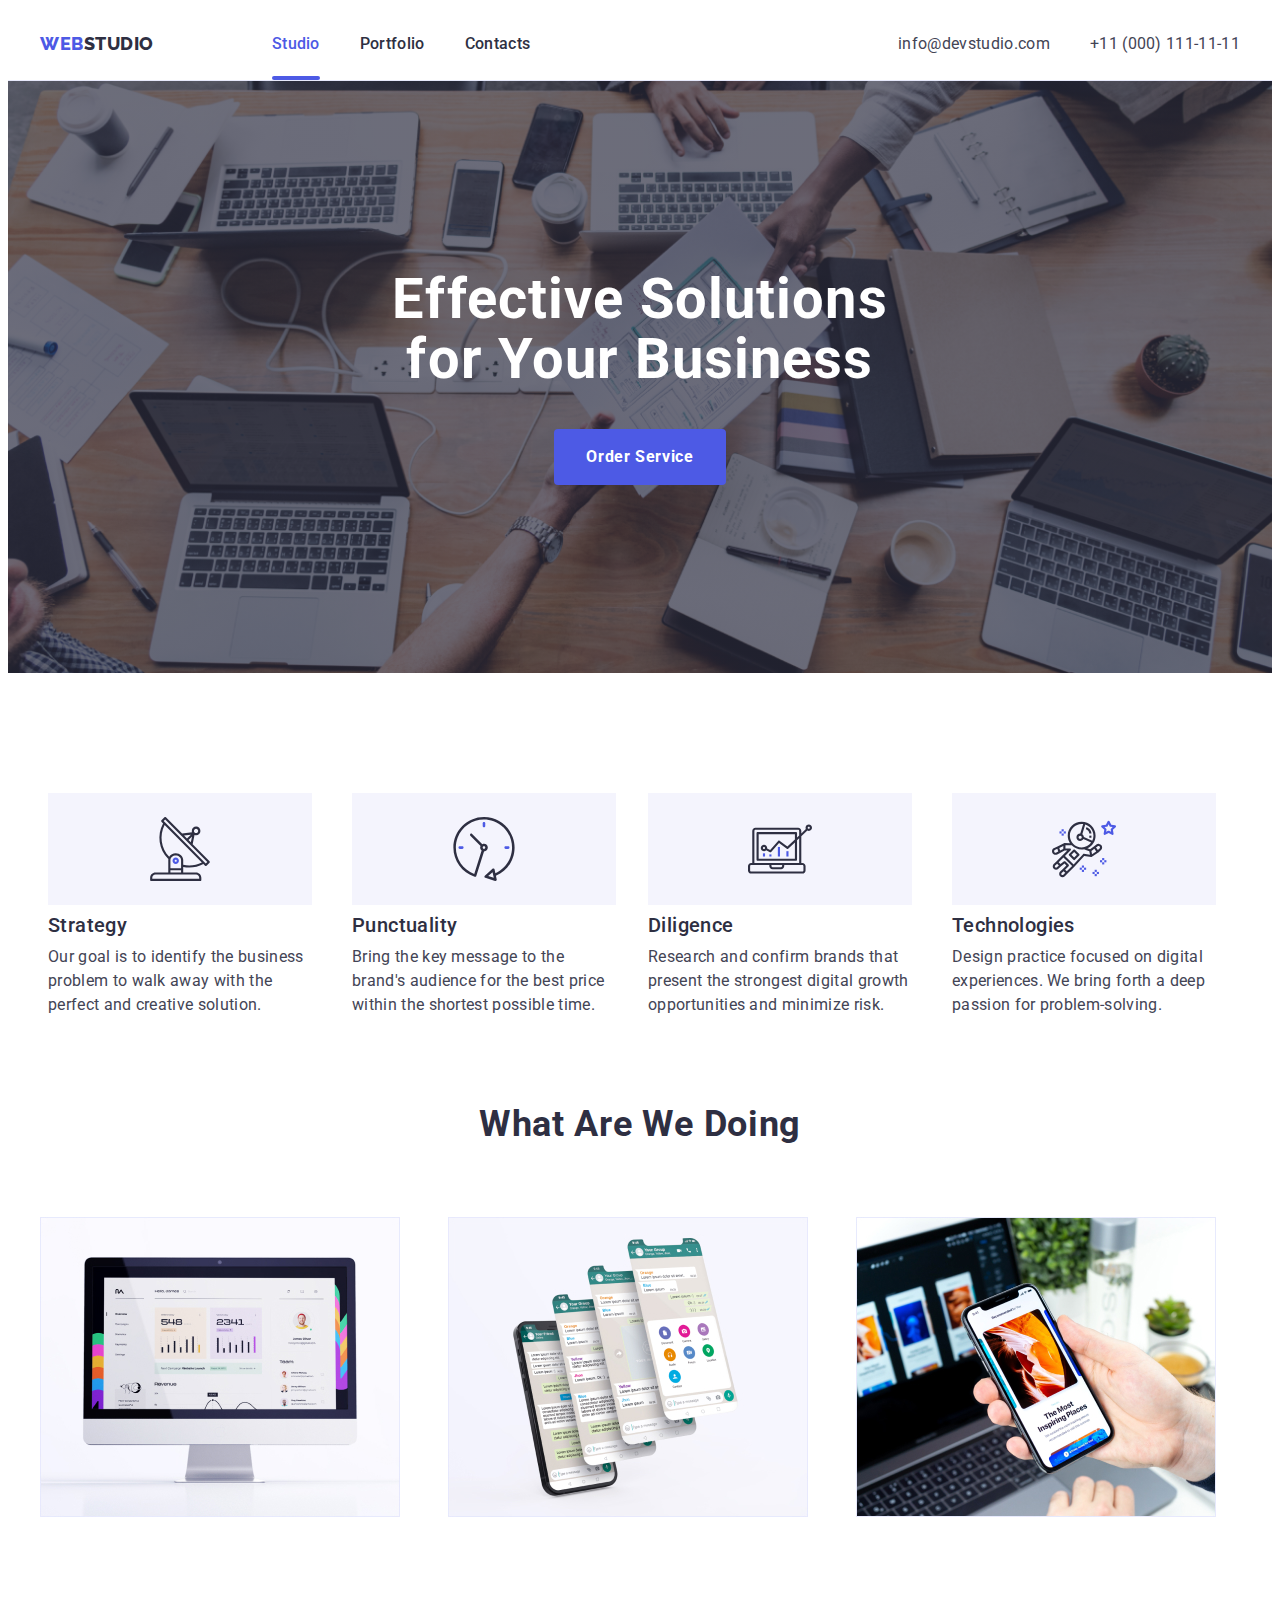
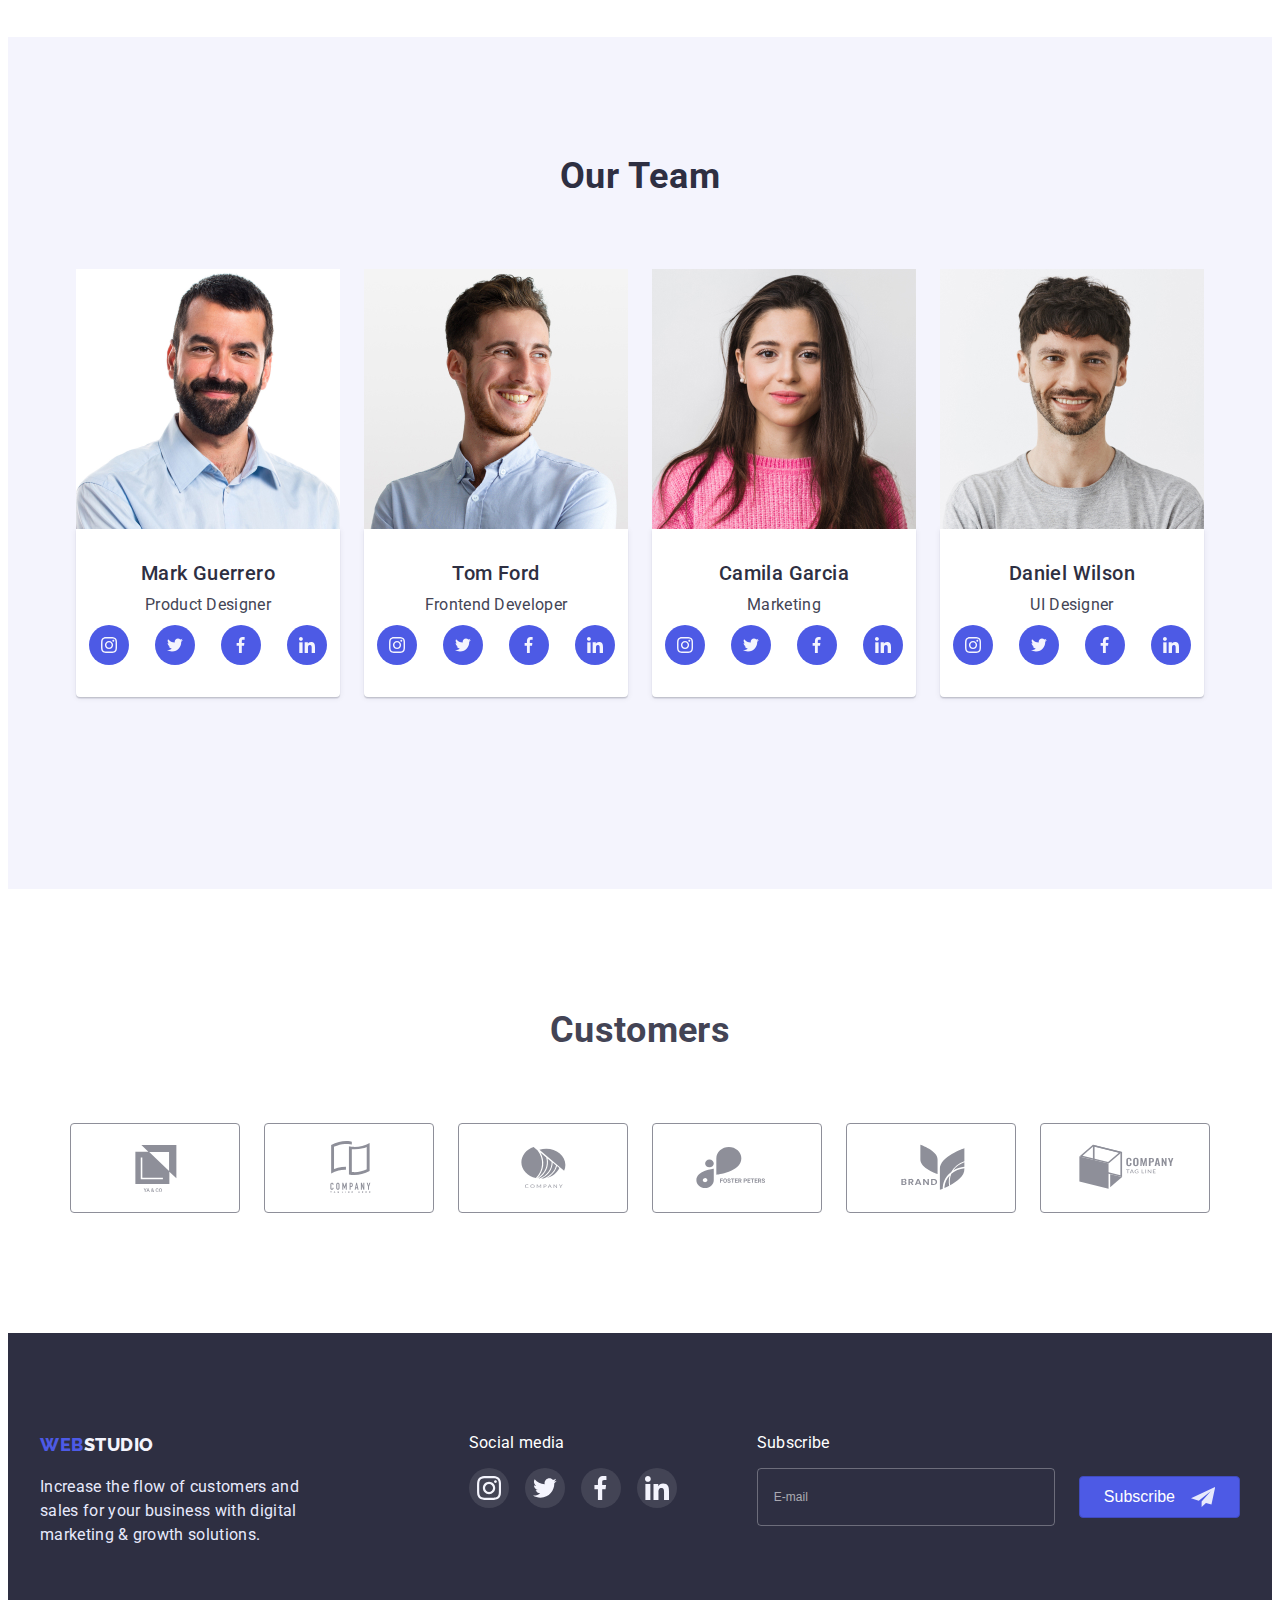
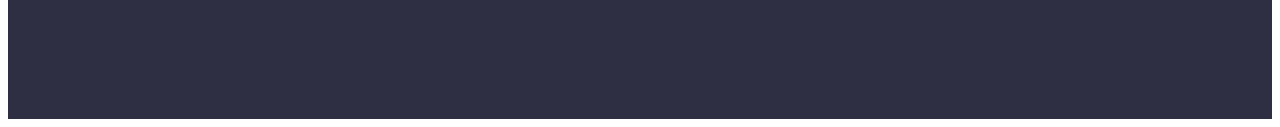
<file: index.html>
<!DOCTYPE html>

<html lang="en">
  <head>
    <meta charset="UTF-8" />
    <meta http-equiv="X-UA-Compatible" content="IE=edge" />
    <meta name="viewport" content="width=device-width, initial-scale=1.0" />
    <title>Document</title>
    <link rel="preconnect" href="https://fonts.googleapis.com" />
    <link rel="preconnect" href="https://fonts.gstatic.com" crossorigin />
    <link
      href="https://fonts.googleapis.com/css2?family=Raleway:wght@800&family=Roboto:wght@400;500;700&display=swap"
      rel="stylesheet"
    />
    <link
      rel="stylesheet"
      href="https://cdnjs.cloudflare.com/ajax/libs/modern-normalize/1.1.0/modern-normalize.min.css"
      integrity="sha512-wpPYUAdjBVSE4KJnH1VR1HeZfpl1ub8YT/NKx4PuQ5NmX2tKuGu6U/JRp5y+Y8XG2tV+wKQpNHVUX03MfMFn9Q=="
      crossorigin="anonymous"
      referrerpolicy="no-referrer"
    />
    <link rel="stylesheet" href="./css/style.css"/>
    <link rel="stylesheet" href="./css/mobile.css"/>
    <link rel="stylesheet" href="./css/tublet.css"/>
    <link rel="stylesheet" href="./css/laptop.css"/>
    <link
      rel="preconnect"
      href="https://github.com/sindresorhus/modern-normalize.git"
    />
  </head>
  <body>
    <!------------------------------------------Верхний блок з навигациею------------------------------------>
    <header class="header">
      <div class="conteiner center-div">
        <a href="./index.html" class="logo">
          <span class="logo-span"> WEB </span> STUDIO
        </a>
        <div class="div-navigation-main">
        <nav class="navigation">
          <ul class="up-block list">
            <li class="navigation-list">
              <a href="./index.html" class="navigation-hover-list carrent">Studio</a>
            </li>
            <li class="navigation-list">
              <a href="./portfolio.html" class="navigation-hover">Portfolio</a>
            </li>
            <li class="navigation-list">
              <a href="./index.html" class="navigation-hover">Contacts</a>
            </li>
          </ul>
        </nav>
        </div>
        <div class="div-navigation-contacts">
        <ul class="up-contacts list">
          <li class="contacts-mail">
            <a href="mailto:info@devstudio.com" class="contact"
              >info@devstudio.com</a
            >
          </li>
          <li class="contacts-phone">
            <a href="tel:+110001111111" class="contact">+11 (000) 111-11-11</a>
          </li>
        </ul>
        </div>
        <!---------------КНОПКА БЕКДРОПУ-------------------------->
        <button type="button" class="btn-bacdrop-mobile" data-menu-open>
          <svg width="32px" height="32px" class="svg-backdrop-mobile">
            <use href="./images/dekor/icons.svg#backdrop-mobile"></use>
          </svg>
        </button>
      </div>
      <div class="backdrop-mobile-div-main is-hidden" data-menu>
        <div class="btn-close-backdrop-mobile-div">
        <button class="btn-close-backdrop-mobile" data-menu-close type="button" >
          <svg class="svg-close-backdrop-mobile" widht="8px" height="8px">
            <use href="./images/dekor/icons.svg#modal-icon"></use>
          </svg>
        </button>
      </div>
        <div class="backdrop-mobile-div backdrop-mobile-center">
        <ul class="navigation-mobile list">
          <li class="navigation-mobile-li"> 
            <a href="./index.html" class="href-navigation-mobile">Studio</a>
          </li>
          <li class="navigation-mobile-li"> 
            <a href="./portfolio.html" class="href-navigation-mobile">Portfolio</a>
          </li>
          <li class="navigation-mobile-li"> 
            <a href="./index.html" class="href-navigation-mobile-carrent">Contacts</a>
          </li>
        </ul>
        <!---------------------------------->
        <ul class="contacts-mobile list">
          <li class="contacts-mobile-li"> 
            <a href="tel:+110001111111" class="href-contacts-mobile-phone">+11 (000) 111-11-11</a>
          </li>
          <li class="contacts-mobile-li"> 
            <a href="mailto:info@devstudio.com" class="href-contacts-mobile-mail">info@devstudio.com</a>
          </li>
        </ul>
        <!----------------------------->
        <ul class="social-media-mobile list">
          <li class="social-media-mobile-li">
            <a href="" class="social-media-mobile-href">
              <svg class="social-media-mobile-svg" width="24px" height="24px">
                <use href="./images/dekor/icons.svg#icon-instagram"></use>
              </svg>
            </a>
          </li>
          <li class="social-media-mobile-li">
            <a href="" class="social-media-mobile-href">
              <svg class="social-media-mobile-svg" width="24px" height="24px">
                <use href="./images/dekor/icons.svg#icon-twiter"></use>
              </svg>
            </a>
          </li>
          <li class="social-media-mobile-li">
            <a href="" class="social-media-mobile-href">
              <svg class="social-media-mobile-svg" width="24px" height="24px">
                <use href="./images/dekor/icons.svg#icon-fasebuck"></use>
              </svg>
            </a>
          </li>
          <li class="social-media-mobile-li">
            <a href="" class="social-media-mobile-href">
              <svg class="social-media-mobile-svg" width="24px" height="24px">
                <use href="./images/dekor/icons.svg#icon-in"></use>
              </svg>
            </a>
          </li>
        </ul>
        <!----------------------------->
        </div>
    </div>
    </div>
    </header>
    <!-----------------------------------HERO-------------------------------->
    <main>
        <section class="hero hero-decor">
        <div class="conteiner">
          <h1 class="hero-title">Effective Solutions for Your Business</h1>
          <button class="btn-hero" data-modal-open type="button">Order Service</button>
        </div>
      </section>
      <!--------------------------------REVIEWS-SECTION---------------------->
        <section class="section-reviews">
        <div class="conteiner">
          <h2 class="reviews visually-hidden">Reviews</h2>
          <ul class="review-list list">
            <li class="reviews-people strategy">
              <div class="div-tublet-reviews">
              <h3 class="reviews-title">Strategy</h3>
              <p class="reviews-paragraph">
                Our goal is to identify the business problem to walk away with
                the perfect and creative solution.
              </p>
              </div>
            </li>
            <li class="reviews-people punctuality">
              <div class="div-tublet-reviews">
              <h3 class="reviews-title">Punctuality</h3>
              <p class="reviews-paragraph">
                Bring the key message to the brand's audience for the best price
                within the shortest possible time.
              </p>
              </div>
            </li>
            <li class="reviews-people diligence">
              <div class="div-tublet-reviews">
              <h3 class="reviews-title">Diligence</h3>
              <p class="reviews-paragraph">
                Research and confirm brands that present the strongest digital
                growth opportunities and minimize risk.
              </p>
              </div>
            </li>
            <li class="reviews-people technologies">
              <div class="div-tublet-reviews">
              <h3 class="reviews-title">Technologies</h3>
              <p class="reviews-paragraph">
                Design practice focused on digital experiences. We bring forth a
                deep passion for problem-solving.
              </p>
            </li>
          </ul>
        </div>
      </section> 
      <!----------------------------------------Галерея--------------------------------------------------> 
      <section class="galary">
        <div class="conteiner">
          <h2 class="galaru-title">What are we doing</h2>
          <ul class="galaru-second list">
            <li class="galaru-img">
              <img
                src="./images/photo/photo_second.jpg"
                alt="pictures"
                srcset="./images/photo/photo_second.jpg 1x,
                ./images/dekor/Adaptiv-pictures-2x/galary/pictures-first.jpg 2x"
              />
            </li>
            <li class="galaru-img">
              <img
                src="./images/photo/photo_first.jpg"
                alt="pictures"
                srcset="./images/photo/photo_first.jpg 1x,
                ./images/dekor/Adaptiv-pictures-2x/galary/pictures-second.jpg 2x"
              />
            </li>
            <li class="galaru-img">
              <img
                src="./images/photo/photo_three.jpg"
                alt="pictures"
                srcset="./images/photo/photo_three.jpg 1x,
                ./images/dekor/Adaptiv-pictures-2x/galary/pictures-three.jpg 2x"
              />
            </li>
          </ul>
        </div>
      </section>
      <!------------------------TEAM---------------------->
        <section class="team">
        <div class="conteiner">
          <h2 class="team-title">Our Team</h2>
          <ul class="team-list list">
            <li class="team-li">
              <img
                src="./images/photo people/photo_people_second.jpg"
                width="264"
                alt="people"
                srcset="./images/photo people/photo_people_second.jpg 1x,
                ./images/dekor/Adaptiv-pictures-2x/team/team-mark-2x.jpg"
              />
              <div class="div-team">
                <h3 class="team-name">Mark Guerrero</h3>
                <p class="team-position">Product Designer</p>
                <ul class="social list">
                  <li class="social-href">
                    <a href="https://www.instagram.com/_.misko16._/?hl=ru" class="href">
                      <svg class="svg" width="16" height="16">
                        <use
                          class="href"
                          href="./images/dekor/icons.svg#icon-instagram" />
                      </svg>
                    </a>
                  </li>
                  <li class="social-href twiter">
                    <a href="https://www.facebook.com/profile.php?id=100017676181558" class="href">
                      <svg class="svg" width="16" height="16">
                        <use
                          class="href"
                          href="./images/dekor/icons.svg#icon-twiter"
                        ></use>
                      </svg>
                    </a>
                  </li>
                  <li class="social-href fasebuck">
                    <a href="https://www.instagram.com/_.misko16._/?hl=ru" class="href">
                      <svg class="svg"  width="16" height="16">
                        <use
                          class="href"
                          href="./images/dekor/icons.svg#icon-fasebuck"
                        ></use>
                      </svg>
                    </a>
                  </li>
                  <li class="social-href in">
                    <a href="https://www.facebook.com/profile.php?id=100017676181558" class="href">
                      <svg class="svg"  width="16" height="16">
                        <use
                          class="href"
                          href="./images/dekor/icons.svg#icon-in"
                        ></use>
                      </svg>
                    </a>
                  </li>
                </ul>
              </div>
            </li>
            <li class="team-li">
              <img
                src="./images/photo people/photo_people_first.jpg"
                width="264"
                alt="people"
                srcset="./images/photo people/photo_people_second.jpg 1x,
                ./images/dekor/Adaptiv-pictures-2x/team/team-tom-2x.jpg"
              />
                <div class="div-team">
                <h3 class="team-name">Tom Ford</h3>
                <p class="team-position">Frontend Developer</p>
                <ul class="social list">
                  <li class="social-href">
                    <a href="https://www.instagram.com/_.misko16._/?hl=ru" class="href">
                      <svg class="svg" width="16" height="16">
                        <use
                          class="href"
                          href="./images/dekor/icons.svg#icon-instagram" />
                      </svg>
                    </a>
                  </li>
                  <li class="social-href twiter">
                    <a href="https://www.facebook.com/profile.php?id=100017676181558" class="href">
                      <svg class="svg" width="16" height="16">
                        <use
                          class="href"
                          href="./images/dekor/icons.svg#icon-twiter"
                        ></use>
                      </svg>
                    </a>
                  </li>
                  <li class="social-href fasebuck">
                    <a href="https://www.instagram.com/_.misko16._/?hl=ru" class="href">
                      <svg class="svg"  width="16" height="16">
                        <use
                          class="href"
                          href="./images/dekor/icons.svg#icon-fasebuck"
                        ></use>
                      </svg>
                    </a>
                  </li>
                  <li class="social-href in">
                    <a href="https://www.facebook.com/profile.php?id=100017676181558" class="href">
                      <svg class="svg"  width="16" height="16">
                        <use
                          class="href"
                          href="./images/dekor/icons.svg#icon-in"
                        ></use>
                      </svg>
                    </a>
                  </li>
                </ul>
              </div>
            </li>
            <li class="team-li">
              <img
                src="./images/photo people/photo_people_three.jpg"
                width="264"
                alt="people"
                srcset="./images/photo people/photo_people_three.jpg 1x,
                ./images/dekor/Adaptiv-pictures-2x/team/team-camila-2x.jpg"
              />
                <div class="div-team">
                <h3 class="team-name">Camila Garcia</h3>
                <p class="team-position">Marketing</p>
                <ul class="social list">
                  <li class="social-href">
                    <a href="https://www.instagram.com/_.misko16._/?hl=ru" class="href">
                      <svg class="svg" width="16" height="16">
                        <use
                          class="href"
                          href="./images/dekor/icons.svg#icon-instagram" />
                      </svg>
                    </a>
                  </li>
                  <li class="social-href twiter">
                    <a href="https://www.facebook.com/profile.php?id=100017676181558" class="href">
                      <svg class="svg" width="16" height="16">
                        <use
                          class="href"
                          href="./images/dekor/icons.svg#icon-twiter"
                        ></use>
                      </svg>
                    </a>
                  </li>
                  <li class="social-href fasebuck">
                    <a href="https://www.instagram.com/_.misko16._/?hl=ru" class="href">
                      <svg class="svg"  width="16" height="16">
                        <use
                          class="href"
                          href="./images/dekor/icons.svg#icon-fasebuck"
                        ></use>
                      </svg>
                    </a>
                  </li>
                  <li class="social-href in">
                    <a href="https://www.facebook.com/profile.php?id=100017676181558" class="href">
                      <svg class="svg"  width="16" height="16">
                        <use
                          class="href"
                          href="./images/dekor/icons.svg#icon-in"
                        ></use>
                      </svg>
                    </a>
                  </li>
                </ul>
              </div>
            </li>
            <li class="team-li">
              <img
                src="./images/photo people/photo_people_fourth.jpg"
                width="264"
                alt="people"
                srcset="./images/photo people/photo_people_fourth.jpg 1x,
                ./images/dekor/Adaptiv-pictures-2x/team/team-daniel-2x.jpg"
              />
                <div class="div-team">
                <h3 class="team-name">Daniel Wilson</h3>
                <p class="team-position">UI Designer</p>
                <ul class="social list">
                  <li class="social-href">
                    <a href="https://www.instagram.com/_.misko16._/?hl=ru" class="href">
                      <svg class="svg" width="16" height="16">
                        <use
                          class="href"
                          href="./images/dekor/icons.svg#icon-instagram" />
                      </svg>
                    </a>
                  </li>
                  <li class="social-href twiter">
                    <a href="https://www.facebook.com/profile.php?id=100017676181558" class="href">
                      <svg class="svg" width="16" height="16">
                        <use
                          class="href"
                          href="./images/dekor/icons.svg#icon-twiter"
                        ></use>
                      </svg>
                    </a>
                  </li>
                  <li class="social-href fasebuck">
                    <a href="https://www.instagram.com/_.misko16._/?hl=ru" class="href">
                      <svg class="svg"  width="16" height="16">
                        <use
                          class="href"
                          href="./images/dekor/icons.svg#icon-fasebuck"
                        ></use>
                      </svg>
                    </a>
                  </li>
                  <li class="social-href in">
                    <a href="https://www.facebook.com/profile.php?id=100017676181558" class="href">
                      <svg class="svg"  width="16" height="16">
                        <use
                          class="href"
                          href="./images/dekor/icons.svg#icon-in"
                        ></use>
                      </svg>
                    </a>
                  </li>
                </ul>
              </div>
        </div>
      </section>
        <!-----------------------------------Customers------------------------------->
        <section class="customers">
          <div class="customers-div conteiner">
            <h2 class="customers-title">Customers</h2>
          <ul class="customers-list list">
            <li class="customers-li">
              <a href="https://www.facebook.com/profile.php?id=100017676181558" class="customers-href">
              <svg  width="104px" height="56px">
                <use href="./images/dekor/icons.svg#icon-client-one">
              </svg>
              </a>
            </li>
            <li class="customers-li">
              <a href="https://www.facebook.com/profile.php?id=100017676181558" class="customers-href">
              <svg width="104px" height="56px">
                <use href="./images/dekor/icons.svg#icon-client-two">
              </svg>
              </a>
            </li>
            <li class="customers-li">
              <a href="https://www.facebook.com/profile.php?id=100017676181558" class="customers-href">
                <svg width="104px" height="56px">
                <use href="./images/dekor/icons.svg#icon-client-three">
              </svg>
              </a>
            </li>
            <li class="customers-li">
              <a href="https://www.facebook.com/profile.php?id=100017676181558" class="customers-href">
                <svg width="110px" height="56px">
                <use href="./images/dekor/icons.svg#icon-client-fourth">
              </svg>
              </a>
            </li>
            <li class="customers-li">
              <a href="https://www.facebook.com/profile.php?id=100017676181558" class="customers-href">
                <svg width="104px" height="56px">
                <use href="./images/dekor/icons.svg#icon-client-five">
              </svg>
              </a>
            </li>
            <li class="customers-li">
              <a href="https://www.facebook.com/profile.php?id=100017676181558" class="customers-href">
                <svg width="104px" height="56px">
                <use href="./images/dekor/icons.svg#icon-client-sixt">
              </svg>
              </a>
            </li>
          </ul>
          </div>
        </section>
    </main>
    <!---------------FOOTER---------------->
    <footer class="footer">
      <div class="footer-main conteiner-mobile conteiner-tublet conteiner">
        <div class="footer-div">
        <a href="./index.html" class="logo-footer">
          <span class="logo-span"> WEB </span> STUDIO
        </a>
        <p class="footer-paragraph">
          Increase the flow of customers and sales for your business with
          digital marketing & growth solutions.</p>
        </div>
        <!-----------------SOCIAL MEDIA FOOTER------------------------>
        <div class="footer-social">
        <p class="footer-social-paragraph">Social media</p>
        <ul class="footer-social-list list">
                  <li class="footer-social-href">
                    <a href="https://www.instagram.com/_.misko16._/?hl=ru" class="footer-href">
                      <svg class="footer-svg" width="24" height="24">
                        <use
                          href="./images/dekor/icons.svg#icon-instagram" />
                      </svg>
                    </a>
                  </li>
                  <li class="footer-social-href">
                    <a href="https://www.facebook.com/profile.php?id=100017676181558" class="footer-href">
                      <svg class="footer-svg" width="24" height="24">
                        <use
                          href="./images/dekor/icons.svg#icon-twiter"
                        ></use>
                      </svg>
                    </a>
                  </li>
                  <li class="footer-social-href">
                    <a href="https://www.instagram.com/_.misko16._/?hl=ru" class="footer-href">
                      <svg class="footer-svg"  width="24" height="24">
                        <use
                          href="./images/dekor/icons.svg#icon-fasebuck"
                        ></use>
                      </svg>
                    </a>
                  </li>
                  <li class="footer-social-href">
                    <a href="https://www.facebook.com/profile.php?id=100017676181558" class="footer-href">
                      <svg class="footer-svg"  width="24" height="24">
                        <use
                          href="./images/dekor/icons.svg#icon-in"
                        ></use>
                      </svg>
                    </a>
                  </li>
          </ul>
        </div>
        <!----------------------subscribe-section---------------------->
          <div class="subscribe-section">
          <p class="subscribe-title">Subscribe</p>
          <div class="div-subscribe">
          <form class="form-subscribe">
          <input class="input-subscribe" type="email" placeholder="E-mail">
          </form>
          <button class="subscribe-button" type="submit">Subscribe
            <svg width="24px" height="24px" class="pictures-button">
            <use href="./images/dekor/icons.svg#subscribe-section"></use>
            </svg>
          </button>
          </div>
        </div>
      </div>
    </footer>
    <!-------------------------BACKDROP--------------------------------------->
    <div class="backdrop-main is-hidden" data-modal>
      <div class="backdrop-div">
        <button class="button-backdrop" data-modal-close type="button">
          <svg class="svg-button-first">
            <use href="./images/dekor/icons.svg#modal-icon"></use>
          </svg>
        </button>
        <p class="title-backdrop">Leave your contacts and we will call you back</p>
        <form class="form-backdrop">
          <label for="text" class="label-title">Name</label>
          <div class="input_and_svg-div">
          <input class="input-backdrop" type="text" name="user-text" id="text">
          <svg class="svg-label" height="18px" width="18px">
            <use href="./images/dekor/icons.svg#backdrop-person"></use>
          </svg>
          </div>
          <label for="tel" class="label-title">Phone</label>
          <div class="input_and_svg-div">
          <input class="input-backdrop" type="tel" name="user-tel" id="tel">
          <svg class="svg-label" height="18px" width="18px">
            <use href="./images/dekor/icons.svg#backdrop-phone"></use>
          </svg>
          </div>
          <label for="email" class="label-title">Email</label>
          <div class="input_and_svg-div">
          <input class="input-backdrop" type="email" name="user-email" id="email">
          <svg class="svg-label" height="18px" width="18px">
          <use href="./images/dekor/icons.svg#icon-backdrop-email"></use>
          </svg>
          </div>

          <label for="textarea" class="label-title">Comment</label>
          <textarea class="textarea-backdrop" id="textarea" 
          name="textarea-name" placeholder="Text input"></textarea>

            <div class="div-checkbox">
          <label class="label-checkbox" for="checkbox-id">
          <input type="checkbox" class="input-checkbox" name="checkbox" id="checkbox-id" value="checkbox-id">
          <span class="span-checkbox"></span> 
          <p class="text-checkbox"> accept the terms and conditions of the
          <a href="" class="href-checkbox">Privacy Policy</a></p>
        </label>
        </div>
        </form>
        <div class="div-button-backdrop">
        <button class="button-backdrop-second" type="submit">Send</button>
      </div>
      </div>
      <!--------------------------END BACKDROP------------------------------------>
      </div>
      <script src="./js/modal.js"></script>
      <script src="./js/menu.js"></script>
  </body>
</html>
</file>
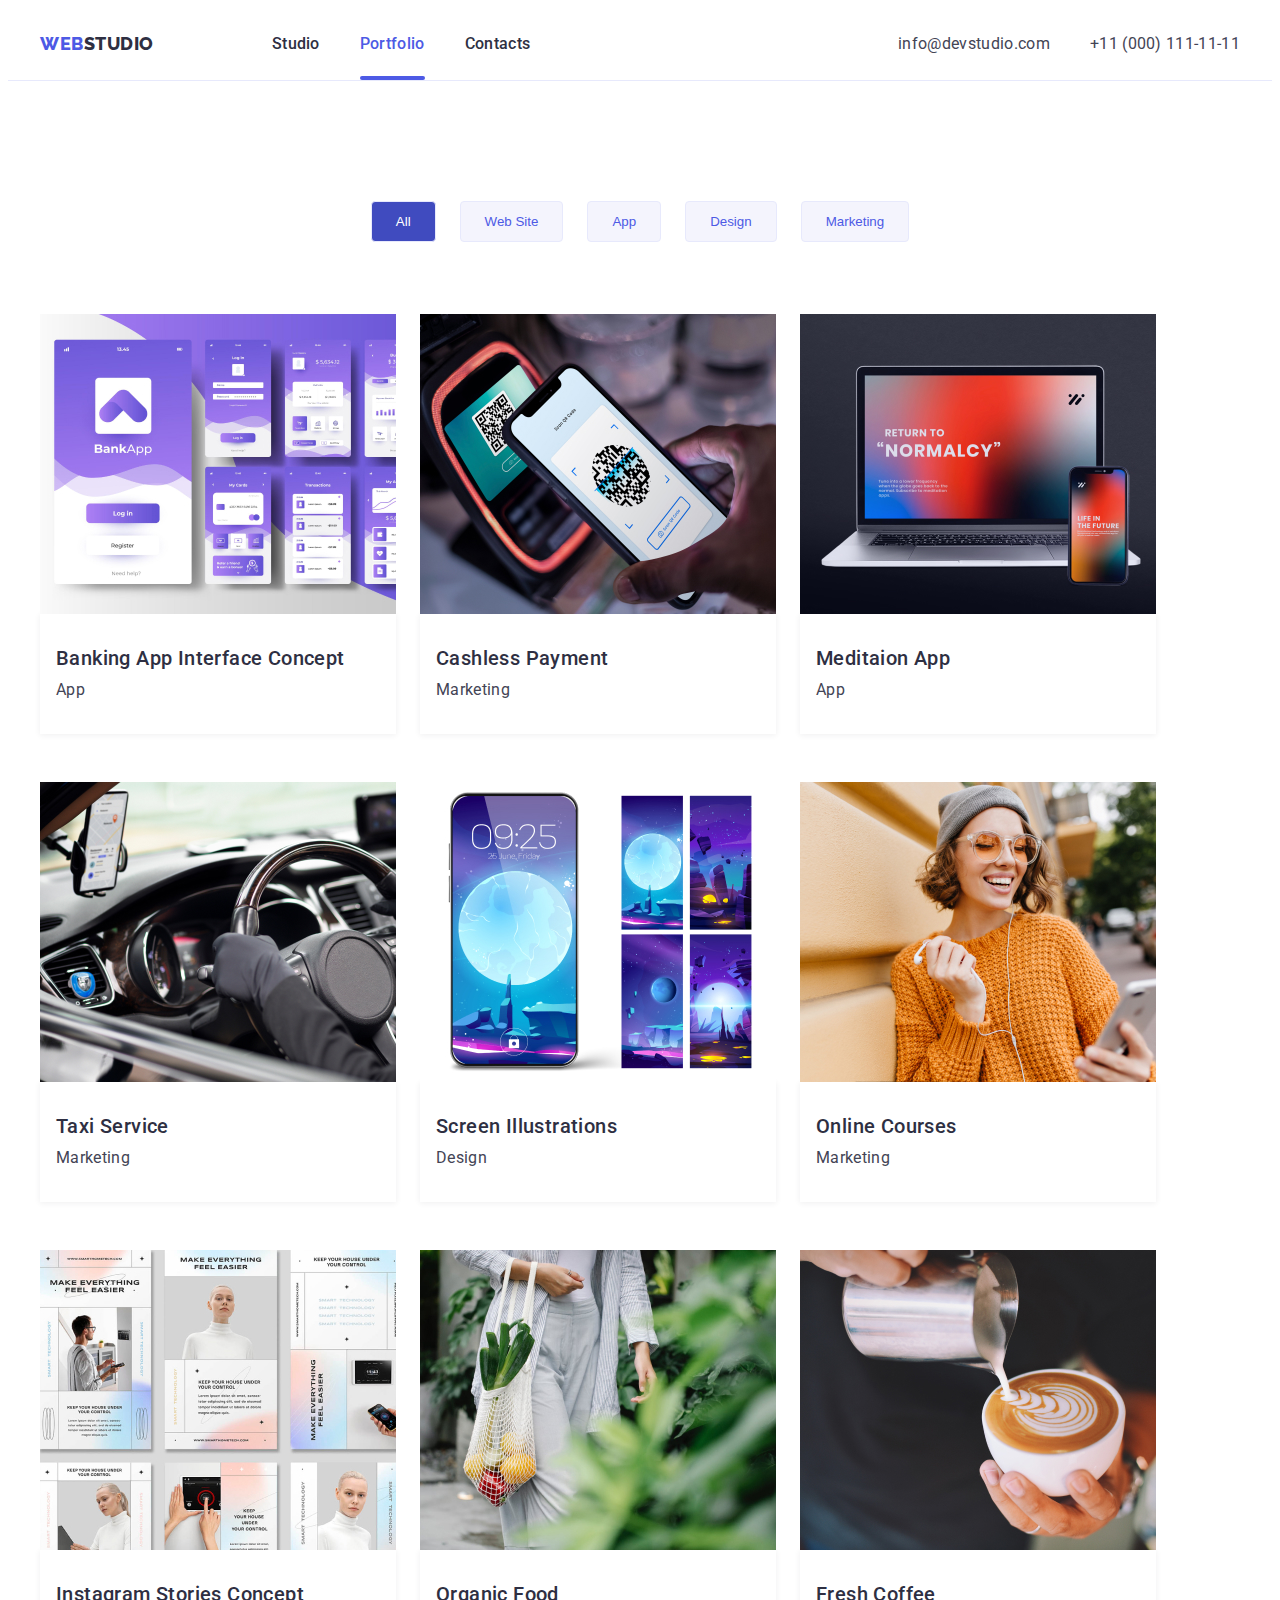
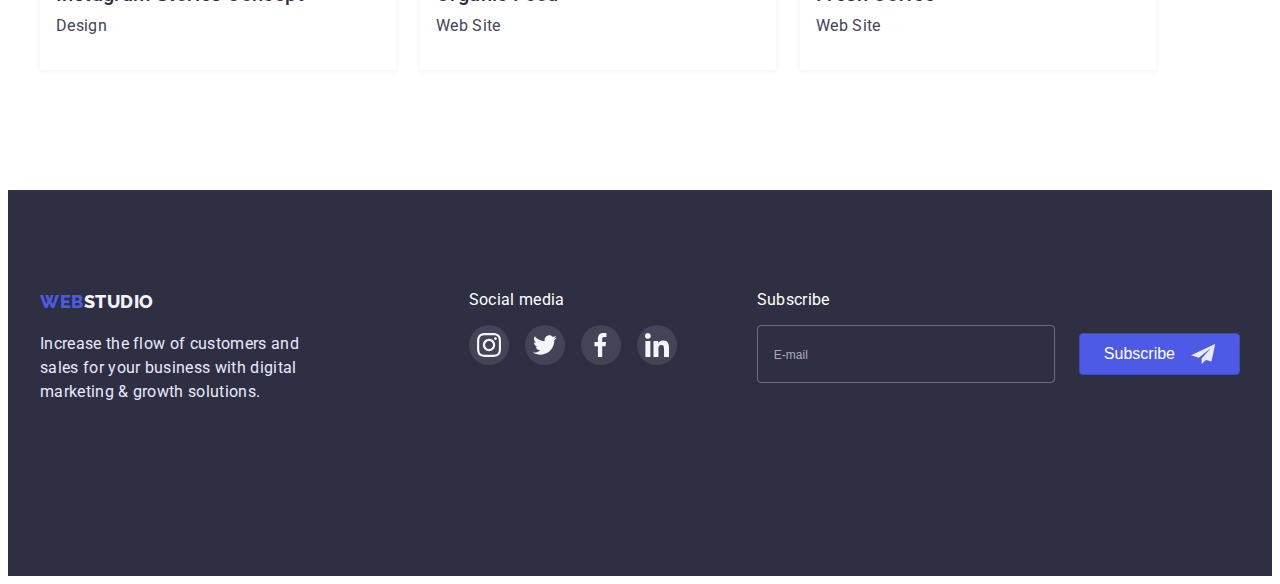
<file: portfolio.html>
<!DOCTYPE html>
<html lang="en">
<head>
    <meta charset="UTF-8">
    <meta http-equiv="X-UA-Compatible" content="IE=edge">
    <meta name="viewport" content="width=device-width, initial-scale=1.0">
    <title>Document</title>
<link rel="preconnect" href="https://fonts.googleapis.com">
<link rel="preconnect" href="https://fonts.gstatic.com" crossorigin>
<link href="https://fonts.googleapis.com/css2?family=Raleway:wght@800&family=Roboto:wght@400;500;700&display=swap"
    rel="stylesheet">
    <link rel="stylesheet" href="https://cdnjs.cloudflare.com/ajax/libs/modern-normalize/1.1.0/modern-normalize.min.css" integrity="sha512-wpPYUAdjBVSE4KJnH1VR1HeZfpl1ub8YT/NKx4PuQ5NmX2tKuGu6U/JRp5y+Y8XG2tV+wKQpNHVUX03MfMFn9Q=="
     crossorigin="anonymous" referrerpolicy="no-referrer" />
<link rel="stylesheet" href="./css/style.css">
<link rel="stylesheet" href="./css/mobile.css"/>
<link rel="stylesheet" href="./css/tublet.css"/>
<link rel="stylesheet" href="./css/laptop.css"/>
<body>
    <!--Верхний блок з навигациею-->
    <header class="header">
      <div class="conteiner center-div">
        <a href="./index.html" class="logo">
          <span class="logo-span"> WEB </span> STUDIO
        </a>
        <div class="div-navigation-main">
        <nav class="navigation">
          <ul class="up-block list">
            <li class="navigation-list">
              <a href="./index.html" class="navigation-hover">Studio</a>
            </li>
            <li class="navigation-list">
              <a href="./portfolio.html" class="navigation-hover-list carrent">Portfolio</a>
            </li>
            <li class="navigation-list">
              <a href="./index.html" class="navigation-hover">Contacts</a>
            </li>
          </ul>
        </nav>
        </div>
        <div class="div-navigation-contacts">
        <ul class="up-contacts list">
          <li class="contacts-mail">
            <a href="mailto:info@devstudio.com" class="contact"
              >info@devstudio.com</a
            >
          </li>
          <li class="contacts-phone">
            <a href="tel:+110001111111" class="contact">+11 (000) 111-11-11</a>
          </li>
        </ul>
        </div>
        <!--КНОПКА БЕКДРОПУ-->
        <button type="button" class="btn-bacdrop-mobile" data-menu-open>
          <svg width="32px" height="32px" class="svg-backdrop-mobile">
            <use href="./images/dekor/icons.svg#backdrop-mobile"></use>
          </svg>
        </button>
      </div>
      <div class="backdrop-mobile-div-main is-hidden" data-menu>
        <div class="btn-close-backdrop-mobile-div">
        <button class="btn-close-backdrop-mobile" type="button" data-menu-close>
          <svg class="svg-close-backdrop-mobile" widht="8px" height="8px">
            <use href="./images/dekor/icons.svg#modal-icon"></use>
          </svg>
        </button>
      </div>
        <div class="backdrop-mobile-div backdrop-mobile-center">
        <ul class="navigation-mobile list">
          <li class="navigation-mobile-li"> 
            <a href="./index.html" class="href-navigation-mobile">Studio</a>
          </li>
          <li class="navigation-mobile-li"> 
            <a href="./portfolio.html" class="href-navigation-mobile">Portfolio</a>
          </li>
          <li class="navigation-mobile-li"> 
            <a href="./index.html" class="href-navigation-mobile">Contacts</a>
          </li>
        </ul>
        <!---------------------------------->
        <ul class="contacts-mobile list">
          <li class="contacts-mobile-li"> 
            <a href="tel:+110001111111" class="href-contacts-mobile-phone">+11 (000) 111-11-11</a>
          </li>
          <li class="contacts-mobile-li"> 
            <a href="mailto:info@devstudio.com" class="href-contacts-mobile-mail">info@devstudio.com</a>
          </li>
        </ul>
        <!----------------------------->
        <ul class="social-media-mobile list">
          <li class="social-media-mobile-li">
            <a href="" class="social-media-mobile-href">
              <svg class="social-media-mobile-svg" width="24px" height="24px">
                <use href="./images/dekor/icons.svg#icon-instagram"></use>
              </svg>
            </a>
          </li>
          <li class="social-media-mobile-li">
            <a href="" class="social-media-mobile-href">
              <svg class="social-media-mobile-svg" width="24px" height="24px">
                <use href="./images/dekor/icons.svg#icon-twiter"></use>
              </svg>
            </a>
          </li>
          <li class="social-media-mobile-li">
            <a href="" class="social-media-mobile-href">
              <svg class="social-media-mobile-svg" width="24px" height="24px">
                <use href="./images/dekor/icons.svg#icon-fasebuck"></use>
              </svg>
            </a>
          </li>
          <li class="social-media-mobile-li">
            <a href="" class="social-media-mobile-href">
              <svg class="social-media-mobile-svg" width="24px" height="24px">
                <use href="./images/dekor/icons.svg#icon-in"></use>
              </svg>
            </a>
          </li>
        </ul>
        <!----------------------------->
        </div>
    </div>
    </div>
    </header>
    <main>
        <!--список кнопок-->
        <section class="button-section">
          <div class="button-list-div conteiner">     
        <h1 class="button-title visually-hidden">Buttons</h1>
<ul class="button-list">
    <li class="button-list-second"><button type="button" class=" carrent-button">All</button></li>
    <li class="button-list-second"><button type="button" class="button-second-page button-pointer">Web Site</button></li>
    <li class="button-list-second"><button type="button" class="button-second-page button-pointer">App</button></li>
    <li class="button-list-second"><button type="button" class="button-second-page button-pointer">Design</button></li>
    <li class="button-list-second"><button type="button" class="button-second-page button-pointer">Marketing</button></li>
    </ul>
        </div>
        <!------------------------------------->
          <div class="conteiner portfolio-margin">
            <ul class="portfolio-list-first list"> 
                <li class="portfolio-list">
                      <!------------------------>
                      <div class="portfolio-hover-animation">
                        <picture>
                          <source 
                                  srcset="./images/images_portfolio/laptop/first-laptop.jpg 1x,
                                  ./images/images_portfolio/laptop/2x/first-laptop-2x.jpg 2x"
                                    media="(min-width:1200px)">
                                <!--------------->
                                <source 
                                srcset="./images/images_portfolio/mobile/first-mobile.jpg 1x,
                                ./images/images_portfolio/mobile/2x/first-mobile-2x.jpg 2x"
                                  media="(min-width:768px)">
                                  <!--------------->
                                    <source 
                              srcset="./images/images_portfolio/mobile/first-mobile.jpg 1x,
                                ./images/images_portfolio/mobile/2x/first-mobile-2x.jpg 2x"
                                media="(max-width:767px)">
                                    <img src="./images/images_portfolio/first-line/img.jpg" width="360px" alt="pictures">  
                        </picture>
                      <p class="portfolio-animation-paragraph"> 
                        14 Stylish and User-Friendly App Design Concepts ·
                        Task Manager App · Calorie Tracker App · 
                        Exotic Fruit Ecommerce App · Cloud Storage App</p>
                    </div>
                    <div class="div-second-page">
                      <h2 class="portfolio-title">Banking App Interface Concept</h2>
                    <p class="portfolio-pre-title">App</p>
                </div>
                </li>
                <li class="portfolio-list">
                  <div class="portfolio-hover-animation">
                    <picture>
                      <source 
                              srcset="./images/images_portfolio/laptop/second-laptop.jpg 1x,
                              ./images/images_portfolio/laptop/2x/second-laptop-2x.jpg 2x"
                                media="(max-width:1200px)">
                            <!--------------->
                            <source 
                            srcset="./images/images_portfolio/tublet/second-tublet.jpg 1x,
                            ./images/images_portfolio/tublet/2x/second-tublet-2x.jpg 2x"
                              media="(max-width:768px)">
                              <!--------------->
                                <source 
                          srcset="./images/images_portfolio/mobile/second-mobile.jpg 1x,
                            ./images/images_portfolio/mobile/2x/second-mobile-2x.jpg 2x"
                            media="(max-width:480px)">
                                <img src="./images/images_portfolio/laptop/second-laptop.jpg" width="360px" alt="pictures">  
                    </picture>
                  <!-- <img src="./images/images_portfolio/img_firstline_marceting.jpg" alt="pictures"  > -->
                  <p class="portfolio-animation-paragraph"> 
                    14 Stylish and User-Friendly App Design Concepts ·
                    Task Manager App · Calorie Tracker App · 
                    Exotic Fruit Ecommerce App · Cloud Storage App</p>
                </div>
                  <div class="div-second-page">
                  <h2 class="portfolio-title">Cashless Payment</h2>
                <p class="portfolio-pre-title">Marketing</p>
                </div>
            </li>
                <li class="portfolio-list">
                  <div class="portfolio-hover-animation">
                    <picture class="picture-width">
                      <source 
                      srcset="./images/images_portfolio/laptop/three-laptop.jpg 1x,
                      ./images/images_portfolio/laptop/2x/three-laptop-2x.jpg 2x"
                        media="(max-width:1200px)">
                            <!--------------->
                            <source 
                            srcset="./images/images_portfolio/tublet/three-tublet.jpg 1x,
                            ./images/images_portfolio/tublet/2x/three-tublet-2x.jpg 2x"
                              media="(max-width:768px)">
                              <!--------------->
                             
                                <source 
                          srcset="./images/images_portfolio/mobile/three-mobile.jpg 1x,
                            ./images/images_portfolio/mobile/2x/three-mobile-2x.jpg 2x"
                            media="(max-width:480px)">
                                <img src="./images/images_portfolio/laptop/three-laptop.jpg" width="360px" alt="pictures">  
                    </picture>
                    <!-- <img src="./images/images_portfolio/img_app_firstline.jpg" alt="pictures" > -->
                    <p class="portfolio-animation-paragraph"> 
                      14 Stylish and User-Friendly App Design Concepts ·
                      Task Manager App · Calorie Tracker App · 
                      Exotic Fruit Ecommerce App · Cloud Storage App</p>  
                  </div>
                    <div class="div-second-page">
                    <h2 class="portfolio-title">Meditaion App</h2>
                    <p class="portfolio-pre-title">App</p>
                </div>
                </li>
                <li class="portfolio-list">
                  <div class="portfolio-hover-animation">
                    <picture>
                      <source 
                              srcset="./images/images_portfolio/laptop/fourth-laptop.jpg 1x,
                              ./images/images_portfolio/laptop/2x/fourth-laptop-2x.jpg 2x"
                                media="(max-width:1200px)">
                      <source 
                          srcset="./images/images_portfolio/mobile/fourth-mobile.jpg 1x,
                            ./images/images_portfolio/mobile/2x/fourth-mobile-2x.jpg 2x"
                            media="(max-width:480px)">
                            <!--------------->
                            <source 
                            srcset="./images/images_portfolio/tublet/fourth-tublet.jpg 1x,
                            ./images/images_portfolio/tublet/2x/fourth-tublet-2x.jpg 2x"
                              media="(max-width:768px)">
                              <!--------------->
                            
                                <source 
                                srcset="./images/images_portfolio/mobile/fourth-mobile.jpg 1x,
                                  ./images/images_portfolio/mobile/2x/fourth-mobile-2x.jpg 2x"
                                  media="(max-width:480px)">
                                <img src="./images/images_portfolio/laptop/fourth-laptop.jpg" width="360px" alt="pictures">  
                    </picture>
                  <!-- <img src="./images/images_portfolio/img_marceting_secondline.jpg" alt="pictures"> -->
                  <p class="portfolio-animation-paragraph"> 
                    14 Stylish and User-Friendly App Design Concepts ·
                    Task Manager App · Calorie Tracker App · 
                    Exotic Fruit Ecommerce App · Cloud Storage App</p>
                  </div> 
                  <div class="div-second-page">
                    <h2 class="portfolio-title">Taxi Service</h2>
                    <p class="portfolio-pre-title">Marketing</p>
                </div>
                </li>
                <li class="portfolio-list">
                  <div class="portfolio-hover-animation">
                    <picture>
                      <source 
                              srcset="./images/images_portfolio/laptop/five-laptop.jpg 1x , 
                              ./images/images_portfolio/laptop/2x/five-laptop-2x.jpg 2x "
                                media="(max-width:1200px)">
                      <source 
                          srcset="./images/images_portfolio/mobile/2x/five-mobile.jpg 1x,
                          ./images/images_portfolio/mobile/2x/five-mobile-2x.jpg 2x"
                            media="(max-width:480px)">
                            <!--------------->
                            <source 
                                srcset="./images/images_portfolio/tublet/five-tublet.jpg 1x,
                                ./images/images_portfolio/tublet/2x/five-tublet-2x.jpg 2x"
                              media="(max-width:768px)">
                              <!--------------->
                            
                                <source 
                          srcset="./images/images_portfolio/mobile/2x/five-mobile.jpg 1x,
                          ./images/images_portfolio/mobile/2x/five-mobile-2x.jpg 2x"
                            media="(max-width:480px)">
                                <img src="./images/images_portfolio/laptop/five-laptop.jpg" width="360px" alt="pictures"> 
                                </picture> 
                  <!-- <img src="./images/images_portfolio/img_design_secondline.jpg" alt="pictures" > -->
                  <p class="portfolio-animation-paragraph"> 
                    14 Stylish and User-Friendly App Design Concepts ·
                    Task Manager App · Calorie Tracker App · 
                    Exotic Fruit Ecommerce App · Cloud Storage App</p>
                  </div>
                  <div class="div-second-page">
                    <h2 class="portfolio-title">Screen Illustrations</h2>
                    <p class="portfolio-pre-title">Design</p>
                </div>
                </li>
                <li class="portfolio-list">
                  <div class="portfolio-hover-animation">
                    <picture>
                      <source 
                      srcset="./images/images_portfolio/laptop/sixt-laptop.jpg 1x,
                      ./images/images_portfolio/laptop/2x/sixt-laptop-2x.jpg 2x"
                        media="(max-width:1200px)">
                            <!--------------->
                            <source 
                            srcset="./images/images_portfolio/tublet/sixt-tublet.jpg 1x,
                            ./images/images_portfolio/tublet/2x/sixt-tublet-2x.jpg 2x"
                              media="(max-width:768px)">
                              <!--------------->  
                                <source 
                                srcset="./images/images_portfolio/mobile/sixt-mobile.jpg 1x,
                                  ./images/images_portfolio/mobile/2x/sixt-mobile-2x.jpg 2x"
                                  media="(max-width:480px)">
                                  <img src="./images/images_portfolio/laptop/sixt-laptop.jpg" width="360px" alt="pictures">
                              </picture>
                  <!-- <img src="./images/images_portfolio/img_marceting_second.jpg" alt="pictures"> -->
                  <p class="portfolio-animation-paragraph"> 
                    14 Stylish and User-Friendly App Design Concepts ·
                    Task Manager App · Calorie Tracker App · 
                    Exotic Fruit Ecommerce App · Cloud Storage App</p>
                </div>  
                  <div class="div-second-page">
                      <h2 class="portfolio-title">Online Courses</h2>
                    <p class="portfolio-pre-title">Marketing</p>
                </div>
                </li>
                <li class="portfolio-list">
                  <div class="portfolio-hover-animation">
                    <picture>
                      <source 
                              srcset="./images/images_portfolio/laptop/seven-laptop.jpg 1x,
                              ./images/images_portfolio/laptop/2x/seven-laptop-2x.jpg 2x"
                                media="(max-width:1200px)">
                      
                            <!--------------->
                            <source 
                            srcset="./images/images_portfolio/tublet/seven-tublet.jpg 1x,
                            ./images/images_portfolio/tublet/2x/seven-tublet-2x.jpg 2x"
                              media="(max-width:768px)">
                              <!--------------->
                          
                                <source 
                          srcset="./images/images_portfolio/mobile/seven-mobile.jpg 1x,
                            ./images/images_portfolio/mobile/2x/seven-mobile-2x.jpg 2x"
                            media="(max-width:480px)">
                                <img src="./images/images_portfolio/laptop/seven-laptop.jpg" width="360px" alt="pictures">  
                    </picture>
                    <!-- <img src="./images/images_portfolio/img_design_lastline.jpg" alt="pictures" > -->
                    <p class="portfolio-animation-paragraph"> 
                      14 Stylish and User-Friendly App Design Concepts ·
                      Task Manager App · Calorie Tracker App · 
                      Exotic Fruit Ecommerce App · Cloud Storage App</p>
                  </div>
                    <div class="div-second-page">
                      <h2 class="portfolio-title">Instagram Stories Concept</h2>
                    <p class="portfolio-pre-title">Design</p>
                </div>
                </li>
                <li class="portfolio-list">
                  <div class="portfolio-hover-animation">
                    <picture>
                      <source 
                              srcset="./images/images_portfolio/laptop/eight-laptop.jpg 1x,
                              ./images/images_portfolio/laptop/2x/eight-laptop-2x.jpg 2x"
                                media="(max-width:1200px)">
                  
                            <!--------------->
                            <source 
                            srcset="./images/images_portfolio/tublet/eight-tublet.jpg 1x,
                            ./images/images_portfolio/tublet/2x/eight-tublet-2x.jpg 2x"
                              media="(max-width:768px)">
                              <!--------------->
                              
                                <source 
                          srcset="./images/images_portfolio/mobile/eight-mobile.jpg 1x,
                            ./images/images_portfolio/mobile/2x/eight-mobile-2x.jpg 2x"
                            media="(max-width:480px)">
                                <img src="./images/images_portfolio/laptop/eight-laptop.jpg" width="360px" alt="pictures">  
                    </picture>
                  <!-- <img src="./images/images_portfolio/img_website_lastline.jpg" alt="pictures" > -->
                  <p class="portfolio-animation-paragraph"> 
                    14 Stylish and User-Friendly App Design Concepts ·
                    Task Manager App · Calorie Tracker App · 
                    Exotic Fruit Ecommerce App · Cloud Storage App</p>
                  </div>
                  <div class="div-second-page">
                      <h2 class="portfolio-title">Organic Food</h2>
                    <p class="portfolio-pre-title">Web Site</p>
                </div>
                </li>
                <li class="portfolio-list">
                  <div class="portfolio-hover-animation">
                    <picture>
                      <source 
                      srcset="./images/images_portfolio/laptop/nine-laptop.jpg 1x,
                      ./images/images_portfolio/laptop/2x/nine-laptop-2x.jpg 2x"
                        media="(max-width:1200px)">
                            <!--------------->
                            <source 
                            srcset="./images/images_portfolio/tublet/nine-tublet.jpg 1x,
                            ./images/images_portfolio/tublet/2x/nine-tublet-2x.jpg 2x"
                              media="(max-width:768px)">
                              <!--------------->
                              

                                <source 
                                srcset="./images/images_portfolio/mobile/nine-mobile.jpg 1x,
                                  ./images/images_portfolio/mobile/2x/nine-mobile-2x.jpg 2x"
                                  media="(max-width:480px)">
                                <img src="./images/images_portfolio/laptop/nine-laptop.jpg" width="360px" alt="pictures">  
                    </picture>   
                  <!-- <img src="./images/images_portfolio/img_website_last.jpg" alt="pictures" > -->
                  <p class="portfolio-animation-paragraph"> 
                    14 Stylish and User-Friendly App Design Concepts ·
                    Task Manager App · Calorie Tracker App · 
                    Exotic Fruit Ecommerce App · Cloud Storage App</p>
                </div>
                  <div class="div-second-page">
                        <h2 class="portfolio-title">Fresh Coffee</h2>
                    <p class="portfolio-pre-title">Web Site</p>
                </div>
                </li>
            </ul>
            </div>
          </div>
        </section>
    </main>
    <!---Футер-->
    <footer class="footer">
      <div class="footer-main conteiner-mobile conteiner-tublet conteiner">
        <div class="footer-div">
        <a href="./index.html" class="logo-footer">
          <span class="logo-span"> WEB </span> STUDIO
        </a>
        <p class="footer-paragraph">
          Increase the flow of customers and sales for your business with
          digital marketing & growth solutions.</p>
        </div>
        <!-----------------SOCIAL MEDIA FOOTER------------------------>
        <div class="footer-social">
        <p class="footer-social-paragraph">Social media</p>
        <ul class="footer-social-list list">
                  <li class="footer-social-href">
                    <a href="https://www.instagram.com/_.misko16._/?hl=ru" class="footer-href">
                      <svg class="footer-svg" width="24" height="24">
                        <use
                          href="./images/dekor/icons.svg#icon-instagram" />
                      </svg>
                    </a>
                  </li>
                  <li class="footer-social-href">
                    <a href="https://www.facebook.com/profile.php?id=100017676181558" class="footer-href">
                      <svg class="footer-svg" width="24" height="24">
                        <use
                          href="./images/dekor/icons.svg#icon-twiter"
                        ></use>
                      </svg>
                    </a>
                  </li>
                  <li class="footer-social-href">
                    <a href="https://www.instagram.com/_.misko16._/?hl=ru" class="footer-href">
                      <svg class="footer-svg"  width="24" height="24">
                        <use
                          href="./images/dekor/icons.svg#icon-fasebuck"
                        ></use>
                      </svg>
                    </a>
                  </li>
                  <li class="footer-social-href">
                    <a href="https://www.facebook.com/profile.php?id=100017676181558" class="footer-href">
                      <svg class="footer-svg"  width="24" height="24">
                        <use
                          href="./images/dekor/icons.svg#icon-in"
                        ></use>
                      </svg>
                    </a>
                  </li>
          </ul>
        </div>
        <!----------------------subscribe-section---------------------->
          <div class="subscribe-section">
          <p class="subscribe-title">Subscribe</p>
          <div class="div-subscribe">
          <form class="form-subscribe">
          <input class="input-subscribe" type="email" placeholder="E-mail">
          </form>
          <button class="subscribe-button" type="submit">Subscribe
            <svg width="24px" height="24px" class="pictures-button">
            <use href="./images/dekor/icons.svg#subscribe-section"></use>
            </svg>
          </button>
          </div>
        </div>
      </div>
    </footer>
    <script src="./js/menu.js"></script>
</body>
</html>
</file>
<file: css/style.css>
:root {
  --primary-brand: #4d5ae5;
  --dark: #2e2f42;
  --success: #31d0aa;
  --text: #434455;
  --subtle-text: #8e8f99;
  --accent: #e7e9fc;
  --light: #f4f4fd;
  --button-active: #404bbf;
  --white-text-color: #ffffff;

  --main-font: Roboto, sans-serif;
  --secondary-font: Releway, sans-serif;
}

body {
  background-color: var(--white-text-color);
  color: var(--text);
  font-family: var(--main-font);
  font-size: 16px;
  letter-spacing: 00.02em;
}
.list {
  list-style-type: none;
}

a {
  text-decoration: none;
}
.visually-hidden {
  position: absolute;
  width: 1px;
  height: 1px;
  margin: -1px;
  border: 0;
  padding: 0;
  white-space: nowrap;
  clip-path: inset(100%);
  clip: rect(0 0 0 0);
  overflow: hidden;
}

.conteiner {
  width: 100%;
  max-width: 1158px;
  margin: 0 auto;
  padding: 0 15px;
  list-style-type: none;
}

p,
h1,
h2,
h3,
h4,
h5,
h6,
ul {
  margin: 0;
  padding: 0;
}
img {
  display: block;
  height: auto;
}
section {
  padding: 96px 0;
}
.is-hidden{
  opacity:0;
  visibility:hidden;
  pointer-events: none;
}
/*-------NAVIGATION--------*/
.center-div {
  display: flex;
  list-style-type: none;
  align-items: center;
  font-family: "Raleway";
  position: relative;
}
.header {
  border-bottom: 1px solid #e7e9fc;
}
.logo {
  font-weight: 800;
  font-size: 18px;
  line-height: 1.33;
  display: flex;
  letter-spacing: 0.03em;
  text-transform: uppercase;
  color: #2e2f42;
  font-family: "Raleway";
  padding:24px 0 24px 0;
}
.logo-span {
  font-family: "Raleway";
  font-weight: 800;
  font-size: 18px;
  line-height: 1.33;
  display: flex;
  align-items: center;
  letter-spacing: 0.03em;
  text-transform: uppercase;
  color: #4d5ae5;
}
.up-block{
  display: none;
}
.navigation {
  margin-left: 76px;
  font-family:"Roboto";
}

.up-contacts {
  display: none;
}
.navigation-hover {
  font-size: 16px;
  font-weight: 500;
  position: relative;
  color: #2e2f42;
  padding: 24px 0;
  display: block;
}
.carrent {
  color: var(--primary-brand);
}
.navigation-hover-list{
  font-size: 16px;
  font-weight: 500;
  position: relative;
  padding: 24px 0;
  display: block;
}
.navigation-hover-list::after{
  content: "";
  display:block;
  position: absolute;
  left: 0;
  bottom: 0;
  width: 100%;
  height: 4px;
  background-color: var(--primary-brand);
  border-radius: 2px;
}
/*------------------------------*/
.backdrop-mobile-div-main{
  width: 100%;
  height: 100%;
  position: fixed;
  top: 0;
  background-color: var(--white-text-color);
  margin: 0 auto;
  z-index:1;
}
.backdrop-mobile-div-main > .backdrop-mobile-center{
height: 100%;
display: flex;
justify-content: space-between;
flex-direction: column;
}
.btn-bacdrop-mobile{
  display: block;
  margin-left:auto;
  border: none;
  background-color: #ffffff;
}

.backdrop-mobile-div{
}
.navigation-mobile{
}
.btn-close-backdrop-mobile{
  width:24px;
  height: 24px;
  border-radius: 50%;
  background-color: var(--primary-brand);
  border: 1px solid var(--primary-brand);
  display: block;
  margin-left: auto;
  display: flex;
  justify-content: center;
  align-items: center;
  margin-bottom: 32px;
}
.btn-close-backdrop-mobile-div{
padding-top: 24px;
padding-right: 24px;
}
.backdrop-mobile-center{
  padding-left: 40px;
  padding-right:35px;

}
.svg-backdrop-mobile{
  stroke: var(--dark);
  stroke-linejoin:var(--white-text-color);
  stroke-linecap:var(--white-text-color);
}
.href-navigation-mobile{
  font-weight: 700;
font-size: 36px;
line-height: 40px;
color: var(--dark);
}
.href-navigation-mobile-carrent{
  font-weight: 700;
font-size: 36px;
line-height: 40px;
color: var(--button-active);
}
.navigation-mobile-li{
  margin-bottom: 40px;
}
.navigation-mobile-li:last-child{
  margin-bottom: 0px;
}
.contacts-mobile{
  position: absolute;
  bottom: 128px;
  font-weight: 700;
font-size: 36px;
line-height: 40px;
}
.contacts-mobile-li{
}
.href-contacts-mobile-phone{
  color:var(--primary-brand);
  font-weight: 700;
  font-size: 36px;
  line-height: 40px;
margin-bottom: 40px;
}
.href-contacts-mobile-mail{
  color: var(--dark);
  font-weight: 500;
font-size: 20px;
line-height: 24px;
}
.nav-mobile{
}
.social-media-mobile{
  display: flex;
  position: absolute;
  bottom: 40px;
  gap: 30px;
  max-width:328px;
}
.social-media-mobile-svg{
  fill: var(--white-text-color);
  color: var(--white-text-color);
}
.social-media-mobile-href{
  background-color: var(--primary-brand);
  height: 40px;
  width: 40px;
  display:flex;
  align-items: center;
  justify-content: center;
  border-radius: 50%;
}
/*------FIRST PAGE---*/

/*--------HERO-----*/

.hero {
  background-color: #2e2f42;
  padding: 188px 0;
  text-align: center;
  background-image: linear-gradient(
rgba(46, 47, 66, 0.7),
rgba(46, 47, 66, 0.7)),
url(../images/dekor/backgraund.jpg);
background-repeat: no-repeat;
background-size:cover;
background-position: center;
width: 100%;

margin: 0 auto;
}
@media (min-device-pixel-ratio: 2),
  (min-resolution: 192dpi),
  (min-resolution: 2dppx) {
  .hero {
    background-image: url('../images/dekor/Adaptiv-pictures-2x/bg-mobile2x.jpg'),
    linear-gradient(
rgba(46, 47, 66, 0.7),
rgba(46, 47, 66, 0.7)),;
  }
}

.hero-decor {
}
.hero-title {
  font-weight: 700;
  font-size: 36px;
  line-height: 40px;
  line-height: 1.07;
  letter-spacing: 0.02em;
  color: #ffffff;
  margin: 0 auto;
  margin-bottom: 72px;
}
.btn-hero {
  font-family: "Roboto";
  font-weight: 700;
  font-size: 16px;
  line-height: 1.5;
  background: #4d5ae5;
  border-radius: 4px;
  letter-spacing: 0.04em;
  color: #ffffff;
  align-items: center;
  padding: 16px 32px;
  border: none;
  cursor: pointer;
}
/*------REVIEW SECTION-----*/

.section-reviews {
}
.reviews {
}
.review-list {
  margin: 0 auto;
}
.reviews-title {
display: flex;
align-items: center;
justify-content: center;
  line-height: 1.2;
  letter-spacing: 0.02em;
  color: #2e2f42;
  margin-bottom: 8px;
  font-weight: 700;
font-size: 36px;
line-height: 40px;
}
.reviews-paragraph {
  font-weight: 500;
  font-size: 16px;
  line-height: 1.5;
  letter-spacing: 0.02em;
  color: #434455;
  width: 100%;
  height: auto;
  margin-bottom: 72px;
}

/*--------GALARY-----*/

.galary {
  padding-top: 0;
  display: none;
}
.galaru-title {
  font-weight: 700;
  font-size: 36px;
  line-height: 1.11;
  text-align: center;
  letter-spacing: 0.02em;
  text-transform: capitalize;
  color: #2e2f42;
  margin-bottom: 72px;
}
.galaru-second {
/*  
  display: flex;
  gap: 24px;
  */
}
.galaru-img {
  width: 100%;
  height: auto;
}

/*--------TEAM-----*/

.team {
  background: #f4f4fd;
}
.team-title {
  font-weight: 700;
  font-size: 36px;
  line-height: 1.11;
  text-align: center;
  letter-spacing: 0.02em;
  text-transform: capitalize;
  color: #2e2f42;
  margin-bottom: 72px;
}

.team-list {
  display: flex;
  flex-direction: column;
  justify-content:center;
  align-items: center;
}
.team-li {
}
.team-name {
  font-weight: 500;
  font-size: 20px;
  line-height: 1.2;
  letter-spacing: 0.02em;
  color: #2e2f42;
  margin-bottom: 8px;
  text-align: center;
}

.team-position {
  font-weight: 400;
  font-size: 16px;
  line-height: 1.5;
  letter-spacing: 0.02em;
  color: #434455;
  text-align: center;
  margin-bottom: 8px;
}

.div-team {
  background-color: #ffffff;
  padding: 32px 0;
  box-shadow: 0px 1px 6px rgba(46, 47, 66, 0.08),
  0px 1px 1px rgba(46, 47, 66, 0.16), 0px 2px 1px rgba(46, 47, 66, 0.08);
  border-radius: 0px 0px 4px 4px;
  width:264px;
  margin-bottom: 72px;
}
.social-href{
}
.social-list{
  width: 100%;
}

.href {
  width: 40px;
  height: 40px;
  background-color: #4d5ae5;
  border-radius: 50%;
  display: flex;
  align-items: center;
  justify-content: center;
}
.svg {
  width: 16px;
  height: 16px;
}

.social {
  display: flex;
}

.social-href {
  margin-right: 24px;
  margin: 0 auto;
}
/*---SECOND PAGE---*/

/*-----SECTION BUTTON-------*/
.carrent-button{
  background-color: var(--button-active);
}

.button-list {
  display: flex;
  flex-wrap:wrap;
  gap: 24px;
  margin: 0 auto;
  list-style-type: none;
  align-items: flex-start;
  justify-content: flex-start;
  margin-bottom: 72px;
}

.button-second-page {
  display: flex;
  flex-direction: row;
  justify-content: center;
  align-items: center;
  padding: 12px 24px;
  background: #f4f4fd;
  border: 1px solid #e7e9fc;
  border-radius: 4px;
  color: #4d5ae5;
}
.carrent-button{
    padding: 12px 24px;
    background: #f4f4fd;
    border: 1px solid #e7e9fc;
    border-radius: 4px;
    color: var(--white-text-color);
    background-color: var(--button-active);
}

/*--------portfolio--------*/

.portfolio-list-first {
}
.portfolio-list {
  width:100%;
  margin-bottom: 48px;
  display: flex;
  flex-direction: column;
  justify-content: center;
}
.portfolio-list:not(:last-child){
}
.portfolio-hover-animation{
  position: relative;
  overflow: hidden;
  max-width: 360px;
  max-height:300px;
}
.portfolio-animation-paragraph{
  display: none;
  position: absolute;
  color: #ffffff;
  background-color:#4D5AE5;
  top: 0;
  font-size:16px;
  font-weight: 400;
  line-height: 1.5;
  padding: 40px;
  height: 100%;
}
.portfolio-title {
  font-weight: 500;
  font-size: 20px;
  line-height: 1.2;
  letter-spacing: 0.02em;
  color: #2e2f42;
  padding-top: 32px;
  margin-bottom: 8px;
}

.portfolio-pre-title {
  font-weight: 400;
  font-size: 16px;
  line-height: 1.5;
  letter-spacing: 0.02em;
  color: #434455;
  padding-bottom: 32px;
}

.footer {
  background-color: #2e2f42;
  padding: 100px 0;
  display: flex;
  flex-wrap: wrap;
}

.footer-paragraph {
  display: flex;
  justify-content: center;
  width: 268px;
  height: 72px;
  font-weight: 400;
  font-size: 16px;
  line-height: 1.5;
  letter-spacing: 0.02em;
  color: #e7e9fc;
  margin-bottom: 72px;

}
.logo-footer {
  font-weight: 800;
  font-size: 18px;
  line-height: 21px;
  display: flex;
  align-items: center;
  justify-content: center;
  letter-spacing: 0.03em;
  text-transform: uppercase;
  color: #f4f4fd;
  font-family: "Raleway";
  margin-bottom: 18px;
}
.div-second-page {
  box-shadow: 0px 1px 6px rgba(46, 47, 66, 0.08);
 padding-left:16px;
  height: 120px;
}
.div-second {
  height: 120px;
  box-shadow: 0px 1px 6px rgba(46, 47, 66, 0.08);
}
/*-----------CUSTOMERS---------------*/
.customers {
}
.customers-list {
  display: flex;
  align-items: center;
  justify-content: center;
  flex-wrap: wrap;
  gap: 24px;
}
.customers-title {
  font-weight: 700;
font-size: 36px;
  display: flex;
  align-items: center;
  justify-content: center;
  margin-bottom: 72px;
}
.customers-li {
  border: 1px solid #8e8f99;
  border-radius: 4px;
  width: 168px;
  height: 88px;
  display: flex;
  justify-content: center;
  align-items: center;
}
.customers-href {
  fill: #8e8f99;
  padding: 16px 32px;
}
/*----------------FOOTER SOCIAL LIST----------------------*/
.footer-social {
  display: flex;
  flex-direction: column;
margin: 0 auto;
}
.footer-social-paragraph {
  color: #ffffff;
  margin-bottom: 16px;
  display: flex;
  justify-content: center;
}
.footer-social-list {
  display: flex;
  gap: 16px;
  margin-bottom: 72px;
}
.footer-href {
  width: 40px;
  height: 40px;
  background-color: rgba(255, 255, 255, 0.1);
  border-radius: 50%;
  display: flex;
  align-items: center;
  justify-content: center;
}
.footer-div {
  max-width: 264px;
  display: flex;
  flex-direction: column;
margin: 0 auto;
}
.footer-social-href{
}
.footer-main{
  display: flex;
  width: 100%;
  flex-wrap: wrap;
}
/*------------------BACKDROP--------------------*/
.backdrop-main{
height:100%;
width:100%;
background-color:rgba(46, 47, 66, 0.4);
position: fixed;
top: 0;
left: 0;
transition:opacity 250ms cubic-bezier(0.4, 0, 0.2, 1)
,visibility 250ms cubic-bezier(0.4, 0, 0.2, 1);
}
.backdrop-div{
width:408px;
min-height:576px;
position: absolute;
top: 50%;
left: 50%;
transform: translate(-50%,-50%) scale(1);
background-color: #ffffff;
padding: 24px;
border-radius:5px;
transition: transform 250ms cubic-bezier(0.4, 0, 0.2, 1);
}
.button-backdrop{
height: 24px;
width: 24px;
display: flex;
align-items: center;
justify-content: center;
margin-left: auto;
border-radius: 50%;
background-color: #E7E9FC;
border: 1px solid rgba(0, 0, 0, 0.1);
margin-bottom: 24px;
transition: 300ms cubic-bezier(0.4, 0, 0.2, 1);
}
.backdrop-main.is-hidden .backdrop-div{
transform: translate(-50%,-50%) scaleY(0);
}

.button-backdrop:is(:hover,:focus){
background-color:#404BBF;
fill: #ffffff;
}
.title-backdrop{
font-weight:500;
font-size:16px;
line-height: 24px;
margin-bottom: 16px;
}
.input-backdrop{
  width: 100%;
  height: 40px;
  margin-bottom:4px;
  border: 1px solid rgba(33, 33, 33, 0.2);
  border-radius: 4px;
  padding-left:38px;
  background-color: transparent;
  outline: transparent;
  transition: border-color 300ms cubic-bezier(0.4, 0, 0.2, 1);
}
.input-backdrop:is(:focus){
  border-color: var(--button-active);
}
.input-backdrop:is(:focus) + .svg-label{
  fill: var(--button-active);
  color: var(--button-active);
}
.input-backdrop::placeholder{
  font-weight: 400;
  font-size: 12px;
  padding: 16px;
}
.label-title{
  font-weight: 400;
  font-size: 12px;
  line-height: 14px;
  color:#8E8F99;
  display: inline-block;
  margin-bottom: 4px;
  
}
.button-backdrop-second{
  color: #ffffff;
  background-color:#4D5AE5;
  padding:16px 32px ;
  font-weight:500;
  font-size:16px;
  border-radius: 4px;
  border-color:#4D5AE5;
  min-width:169px;
  box-shadow: 0px 4px 4px rgba(0, 0, 0, 0.15);
  transition: 300ms cubic-bezier(0.4, 0, 0.2, 1);
}
.form-backdrop{
}
.div-button-backdrop{
display: flex;
justify-content: center;
align-items: center;
}
.button-backdrop-second:hover{
  background-color: #404BBF;
}
.div-label{

}
.input_and_svg-div{
  position: relative;
}
.svg-label{
  position: absolute;
  left: 16px;
  top: 50%;
  transform: translateY(-50%);
  fill:#2E2F42;
  color: #2E2F42;
  transition: 300ms cubic-bezier(0.4, 0, 0.2, 1);
}
.textarea-backdrop{
  width: 100%;
  height: 120px;
  border: 1px solid rgba(33, 33, 33, 0.2);
  border-radius: 4px;
  background-color: transparent;
  outline: transparent;
  resize: none;
  font-weight: 400;
  font-size: 12px;
  line-height: 14px;
  padding: 8px 16px;
  transition: 300ms cubic-bezier(0.4, 0, 0.2, 1);
}
.textarea-backdrop:focus{
  border-color: var(--button-active);
}
.textarea-div{

}
/*-----------CHECKBOX----------*/
.label-checkbox{
  font-weight: 400;
  font-size: 12px;
  line-height: 14px;
  color: #757575;
  display: flex;
}
.href-checkbox{
  font-weight: 400;
font-size: 12px;
line-height: 14px;
color: #4D5AE5;
text-decoration: underline;
}
.input-checkbox{
  position: absolute;
  width: 1px;
  height: 1px;
  margin: -1px;
  border: 0;
  padding: 0;
  white-space: nowrap;
  clip-path: inset(100%);
  clip: rect(0 0 0 0);
  overflow: hidden;
}
.div-checkbox{
  margin-bottom: 24px;
  margin-top: 16px;
  display: flex;
  justify-content: flex-start;
  align-items: center;
}
.span-checkbox{
display: inline-block;
width: 16px;
height: 16px;
border: 1px solid var(--dark);
border-radius: 2px;
margin-right: 8px;
}

.input-checkbox:checked + .span-checkbox{
  background-color: #404BBF;
  background-image: url(/images/dekor/SVG/checkbox-click.svg);
  background-size: contain;
  background-origin:border-box;
  border-color: #404BBF;
}

.text-checkbox{
  font-weight: 400;
font-size: 12px;
line-height: 14px;
color: #757575;
}
/*----------------------SUBSKRIBE SECTION----------------*/
.subscribe-button{
  background-color:#4D5AE5;
  color: #ffffff;
  padding: 8px 24px;
  border-radius: 4px;
  font-weight: 500;
  font-size: 16px;
  line-height: 24px;
  border: 1px solid var(--button-active);
}
.subscribe-title{
  display: flex;
  align-items: center;
  justify-content: center;
  color: #ffffff;
  font-size:500;
  font-weight:16px;
  margin-bottom:16px;
}

.form-subscribe{
  
}
.input-subscribe{
  width: 296px;
  height:40px;
border-radius:4px;
border: 1px solid rgba(255, 255, 255, 0.3);
outline: transparent;
padding: 8px 16px;
background-color: transparent;
color: var(--accent);
transition: 300ms cubic-bezier(0.4, 0, 0.2, 1);
}
.input-subscribe::placeholder{
  font-weight: 400;
  font-size: 12px;
  line-height: 24px;
  color: rgba(255, 255, 255, 0.6);
}
.input-subscribe:focus{
  border-color: var(--accent);
}
.subscribe-button:is(:hover,:focus){
 background-color: var(--button-active);
}
.subscribe-section{
  margin: 0 auto;
}
.div-subscribe{
  display: flex;
  flex-direction: column;
  gap: 24px;
  align-items: center;
  justify-content: center;
}
.pictures-button{
  fill: var(--accent);
}
.subscribe-button{
  display: flex;
  gap: 16px;
  transition: 300ms cubic-bezier(0.4, 0, 0.2, 1);
}
.portfolio-margin{
  display: flex;
  justify-content: center;
  align-items: center;
}
.button-list-div{

}
.svg-close-backdrop-mobile{
  fill: var(--white-text-color);
}
</file>
<file: css/mobile.css>
@media (min-width:480px) {
    .conteiner-mobile{
    max-width: 480px;
    padding: 0 15px;
    }
    section {
        padding: 96px 0;
    }
    .hero-title{
       
    }
    .center-div{
        max-width: 480px;
    }
    .btn-hero{
        font-weight: 700;
    }
    .hero{
    }
    .href-contacts-mobile-phone{
        font-size: 36px;
        max-width:356px;
    }
    .input-subscribe{
        width: 398px;
    }
    .reviews-people{
        max-width: 396px;
        margin: 0 auto;
    }
    .social-media-mobile{
        gap: 56px;
    }
    .customers-list{
        max-width:480px;
        margin: 0 auto;
    }
    .button-list-div{
        max-width: 480px;
    }
    .hero-decor{
        max-width: 480px;
    }
    .div-second-page{
        max-width: 360px;
    }
    .img-portdolio-first{
        width: 396px;
    }
}
</file>
<file: css/tublet.css>
@media (min-width:768px) {
    .conteiner{
    max-width: 768px;
    }
    /*--PORTFOLIO LIST----*/
    .portfolio-list-first{
    display: flex;
    flex-wrap: wrap;
    }
    .portfolio-hover-animation{

    }
    section {
        padding: 96px 0;
    }
    .portfolio-list {
    }
    /* .portfolio-list:nth-child(2n){
      margin-right: 0;
    } */
/*----TEAM---*/
.team-list {
  flex-direction: row;
  flex-wrap: wrap;
  gap: 24px;
}
.portfolio-hover-animation{
}
.customers-list{
}
.portfolio-animation-paragraph{
  display: none;
}
/*---HERO----*/
.hero-title{
    font-size: 56px;
    width: 496px;
    height: 120px;
    margin-bottom: 40px;
}
.hero{
    background-color: unset;
    background-image: unset;
}
.hero-decor{
    background-color: #2e2f42;
    background-image: linear-gradient(
    rgba(46, 47, 66, 0.7),
    rgba(46, 47, 66, 0.7)
),
url(../images/dekor/bg-tablet.jpg);
background-repeat: no-repeat;
background-size:cover;
background-position: center;
min-width: 768px;
}

@media (min-device-pixel-ratio: 2),
  (min-resolution: 192dpi),
  (min-resolution: 2dppx) {
  .hero {
    background-image: url('../images/dekor/Adaptiv-pictures-2x/bg-tablet2x.jpg'),
    linear-gradient(
rgba(46, 47, 66, 0.7),
rgba(46, 47, 66, 0.7)),;
  }
}
/*---REVIEWS----*/
.review-paragraph{
    flex-wrap: wrap;
}
.up-block {
    display: flex;
    gap: 40px;
  }
  .navigation-list {
    font-weight: 700;
    font-size: 16px;
    line-height: 1.5;
    letter-spacing: 0.02em;
    color: #2e2f42;
    transition: 300ms cubic-bezier(0.4, 0, 0.2, 1);
  }
  .up-contacts {
    display: block;
    align-items: center;
    margin-right: auto;
    flex-wrap: wrap;
  }
  .contacts-mail {
    font-family: "Roboto";
    font-style: normal;
    font-weight: 400;
    font-size: 12px;
    line-height: 1.5;
    letter-spacing: 0.02em;
    margin-bottom: 12px;
  }
  .contact {
    color: #434455;
    transition: 300ms cubic-bezier(0.4, 0, 0.2, 1);
  }
  .contacts-phone {
    font-family: "Roboto";
    font-style: normal;
    font-weight: 400;
    font-size: 12px;
    line-height: 1.5;
    letter-spacing: 0.02em;
  }
  .subscribe-section{
    margin: 0;
  }
  .navigation {
    margin-left: 118px;
  }
  .btn-bacdrop-mobile{
    display: none;
  }
  .div-navigation-main{

  }
  .div-navigation-contacts{
    display: block;
    margin-left: auto;
  }
  /*---------------------*/
  .review-list{
    display: flex;
    flex-wrap: wrap;
    justify-content: flex-start;
    text-align: none;
    gap: 24px;
}
.review-list:nth-child(2n){
  gap: 0;
}
.reviews-title{
justify-content: flex-start;
margin-bottom: 8px;
}
.reviews-paragraph{
  max-height: 72px;
  max-width: 356px;
  font-weight: 500;
  font-size: 16px;
  line-height: 24px;
}
.reviews-paragraph:nth-last-child(n+2){
  margin-bottom: 0;
}
.reviews-people{
  margin-bottom: 72px;
  max-width: 356px;
  max-height:120px;
}
.reviews-people:nth-last-child(-n+2){
  margin-bottom: 0;
}
.reviews-people:nth-child(2n){
  margin-right: 0;
}
.conteiner-tublet{
}
/*-------FOOTER--------*/
.input-subscribe{
  width: 264px;
}
.div-subscribe{
flex-direction: row;
}
.subscribe-title{
}
.conteiner-tublet {
  width: 100%;
  max-width: 768px;
  margin: 0 auto;
  padding-left: 108px;
  list-style-type: none;
}
.footer-div{
  margin: 0;
}
.logo-footer{
  display: flex;
  justify-content: flex-start;
}
.footer-paragraph{
  justify-content: flex-start;
}
.footer-social{
  display: flex;
  justify-content: flex-start;
  align-items: flex-start;
}
.footer-social-paragraph{
  justify-content: flex-start;
}
.subscribe-section{
  
}
.subscribe-title{
  display: flex;
  justify-content: flex-start;
  align-items: flex-start;
}
/*-------PORTFOLIO----------*/
.portfolio-height{
  height: auto;
width: 356px;
}
.div-second-page{
  max-width: 356px;
}
.portfolio-list{
  max-width: 356px;
}
.portfolio-list:nth-child(2n+1){
  margin-right: 24px;
}
/*------------------*/
.button-list-div{
  display: flex;
}
.customers-list{
  max-width:768px;
}
.img-portdolio-first{
  max-width: 356px;
  height: 300px;
}
}
</file>
<file: css/laptop.css>
@media (min-width:1200px) {
    .conteiner{
    max-width: 1200px;
    margin: 0 auto;
    }
    section {
        padding: 120px 0;
}
.hero-title{
    font-weight: 700;
font-size: 56px;
line-height: 60px;
}
    /*--------PORTFOLIO--------*/
    .portfolio-list-first{
    display: flex;
    flex-wrap: wrap;
}
.portfolio-height{
    height: 300px;
    width: 360px;
}
.portfolio-list {
    width:356px;
    margin-bottom: 48px;
    translate: transform 300ms cubic-bezier(0.4, 0, 0.2, 1);
}
.portfolio-list:nth-child(3n) {
    margin-right: 0;
}  
.portfolio-list:nth-last-child(-n + 3) {
    margin-bottom: 0;
}
.div-second-page{
    max-width: 360px;
}
/*---CUSTOMERS -----*/
.customers-list {
    flex-wrap:nowrap;
    max-width: 1200px;
}
/*---HERO----*/
.hero-decor{
    background-color: #2e2f42;
    background-image: linear-gradient(
    rgba(46, 47, 66, 0.7),
    rgba(46, 47, 66, 0.7)
),
url(../images/dekor/backgraund.jpg);
background-repeat: no-repeat;
background-size:cover;
background-position: center;
max-width:1440px;
}
@media (min-device-pixel-ratio: 2),
(min-resolution: 192dpi),(min-resolution: 2dppx) {
.hero {
    background-image: url('../images/dekor/Adaptiv-pictures-2x/bg-laptop2x.jpg'),
    linear-gradient(
rgba(46, 47, 66, 0.7),
rgba(46, 47, 66, 0.7)),;
}
}
/*---------GALARY----------*/
.galary {
    padding-top: 0;
    display: block;
    margin: 0 auto;
}
.galaru-second {  
    display: flex;
    gap: 24px;
}
.galary-img{
    width: 360px;
    margin: 0 auto;
}
/*-----REVIEVS SECTION-------*/
.reviews-people::before {
    display: block;
    content: "";
    width: 264px;
    height: 112px;
    background-repeat: no-repeat;
    background-position: center;
    background-color: #f4f4fd;
    margin-bottom: 8px;
    margin-right:24px;
  }
.strategy::before {
    background-image: url(../images/dekor/strategy.svg);
}

.punctuality::before {
    background-image: url(../images/dekor/punctuality.svg);
}
.diligence::before {
    background-image: url(../images/dekor/diligence.svg);
}

.technologies::before {
    background-image: url(../images/dekor/technologies.svg);
}
.review-list{
display: flex;
gap: 24px;
}
.reviews-paragraph{
    width:264px;
    font-weight: 400;
    font-size: 16px;
}
.review-title{
    font-weight: 500;
font-size: 20px;
line-height: 24px;
}
/*-----NAVIGATION-----*/
.navigation-list:hover {
    color: #4d5ae5;
}
.contact:hover,
.contact:focus {
color: #404bbf;
}
.navigation-hover::after{
    transform: scaleX(0);
transition: transform 250ms cubic-bezier(0.4, 0, 0.2, 1);
}
.navigation-hover:hover::after{
    transform: scaleX(1);
}
.navigation-hover:hover{
    color: #404bbf;
}
.navigation-hover-list{
    transition: 300ms cubic-bezier(0.4, 0, 0.2, 1);
}
.navigation-hover-list::after{
    transform: scaleX(1);
}
.contacts-phone{
    font-size: 16px;
}
.contacts-mail{
    font-size: 16px;
    margin-bottom: 0;
}
.up-contacts{
    display: flex;
    gap: 40px;
    align-items: center;
    justify-content: center;
}
/*-------HERO---------*/
.btn-hero{
transition: 300ms cubic-bezier(0.4, 0, 0.2, 1);
}
.btn-hero:hover,
.btn-hero:focus {
background-color: #404bbf;
}
/*------------TEAM--------------*/
.href{
    transition: 300ms cubic-bezier(0.4, 0, 0.2, 1);
}
.href:hover {
    background-color: #404bbf;
}

.button-second-page{
    transition: 300ms cubic-bezier(0.4, 0, 0.2, 1);
}
.button-pointer:hover,
.button-pointer:focus {
background: #404bbf;
color: white;
cursor: pointer;
box-shadow: 0px 3px 1px rgba(0, 0, 0, 0.1), 0px 2px 1px rgba(0, 0, 0, 0.08),
    0px 2px 2px rgba(0, 0, 0, 0.12);
}
/*--------PORTFOLIO--------*/
.portfolio-list{
    translate: transform 300ms cubic-bezier(0.4, 0, 0.2, 1);
}
.portfolio-list:hover .portfolio-animation-paragraph
{
  transform: translateY(0%);
}
.portfolio-list:hover .div-second-page{
    box-shadow: 0px 1px 6px rgba(46, 47, 66, 0.08),
    0px 1px 1px rgba(46, 47, 66, 0.16), 0px 2px 1px rgba(46, 47, 66, 0.08);
}

.portfolio-animation-paragraph{
    transform: translateY(100%);
    transition: transform 250ms cubic-bezier(0.4, 0, 0.2, 1);
}
/*----------CUSTOMERS-----------*/
.customers-li{
    transition: 300ms cubic-bezier(0.4, 0, 0.2, 1);
}
.customers-li:hover,
.customers-href:hover{
border-color: #404bbf;
color: #404bbf;
fill: #404bbf;
}
.customers-href{
    transition: 300ms cubic-bezier(0.4, 0, 0.2, 1);
}
/*-----------FOOTER-------------*/
.footer-href{
    transition: 300ms cubic-bezier(0.4, 0, 0.2, 1);
}
.footer-href:hover {
    background-color: #31d0aa;
}
.customers-svg:hover{
    fill: #404bbf;
}
/*-------CHECKBOX---------*/
.span-checkbox{
    transition: 300ms cubic-bezier(0.4, 0, 0.2, 1);
}
/*-------REVIEW SECTION---------*/
.reviews-paragraph{
}
/*----------------FOOTER--------------------*/
.footer-main{
    flex-wrap: nowrap;
    padding-left:15px;
    padding-right: 15px;
}
.footer-div{
    margin-right: 120px;
}
.footer-social{
    margin-right: 80px;
}
/*-------------*/
.portfolio-list-first {
    display: flex;
    flex-wrap: wrap;
  }

  .portfolio-list {
    width: 360px;
    margin-right: 24px;
    margin-bottom: 48px;
    translate: transform 300ms cubic-bezier(0.4, 0, 0.2, 1);
  }
.portfolio-list:nth-child(3n) {
    margin-right: 0;
}
  
.portfolio-list:nth-last-child(-n + 3) {
    margin-bottom: 0;
}
.portfolio-hover-animation{
    position: relative;
    overflow: hidden;
  }
  .portfolio-animation-paragraph{
    position: absolute;
    display: block;
    color: #ffffff;
    background-color:#4D5AE5;
    top: 0;
    font-size:16px;
    font-weight: 400;
    line-height: 1.5;
    padding: 40px;
    height: 100%;
    transform: translateY(100%);
    transition: transform 250ms cubic-bezier(0.4, 0, 0.2, 1);
}
.reviews-title{
    font-weight: 500;
font-size: 20px;
line-height: 24px;
}
}
</file>
